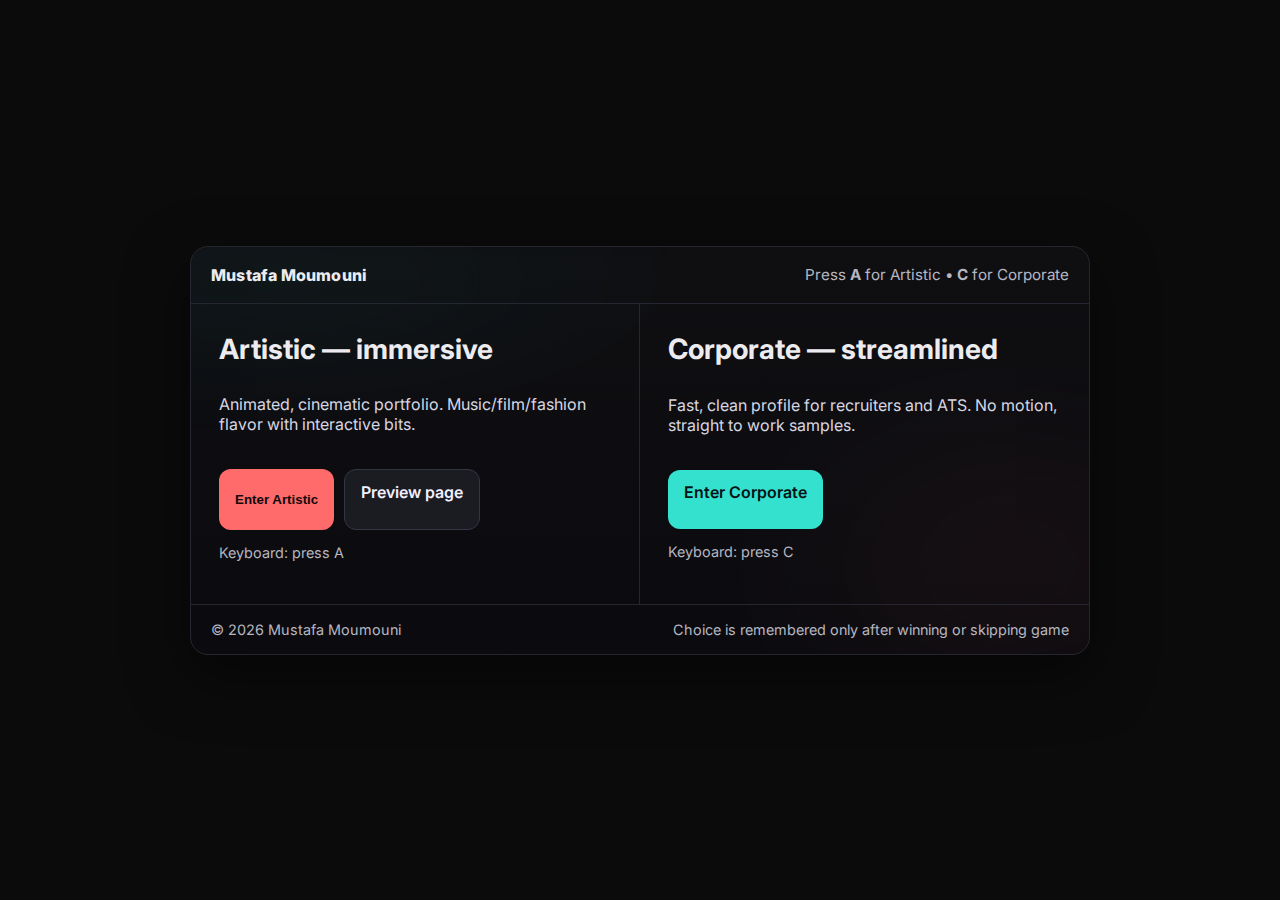
<file: index.html>
<!doctype html>
<html lang="en">
<head>
  <meta charset="utf-8"/>
  <meta name="viewport" content="width=device-width, initial-scale=1"/>
  <title>Mustafa Moumouni — Choose Your Experience</title>
  <meta name="description" content="Choose between Artistic (immersive) or Corporate (streamlined) versions of my portfolio."/>
  <meta name="theme-color" content="#0b0b0c">
  <link rel="preconnect" href="https://fonts.googleapis.com"/>
  <link rel="preconnect" href="https://fonts.gstatic.com" crossorigin/>
  <link href="https://fonts.googleapis.com/css2?family=Inter:wght@400;600;800&display=swap" rel="stylesheet"/>

  <style>
    :root{
      --bg:#0b0b0c; --ink:#ececf0; --muted:#b7b7c2;
      --glass:#141418cc; --line:#262631;
      --accent:#34e1ce; --hot:#ff6b6b; --radius:18px; --max:900px;
    }
    *{box-sizing:border-box}
    html,body{margin:0;height:100%;background:var(--bg);color:var(--ink);font-family:Inter,system-ui,Segoe UI,Roboto,Helvetica,Arial,sans-serif}
    a{color:inherit;text-decoration:none}
    .wrap{min-height:100%;display:grid;place-items:center;padding:24px}
    .card{width:min(100%,var(--max));background:linear-gradient(180deg,#0f0f12,#0b0b0f);
      border:1px solid var(--line); border-radius:var(--radius); box-shadow:0 20px 60px rgba(0,0,0,.5);
      overflow:hidden; position:relative; isolation:isolate}
    .grid{display:grid;grid-template-columns:1fr 1fr}
    @media (max-width:800px){.grid{grid-template-columns:1fr}}
    header{padding:18px 20px;border-bottom:1px solid var(--line);display:flex;align-items:center;justify-content:space-between;gap:10px}
    .brand{font-weight:800;letter-spacing:.2px}
    .hint{color:var(--muted);font-size:.95rem}
    .pane{position:relative;padding:28px;display:grid;gap:14px;min-height:300px;border-right:1px solid var(--line);cursor:pointer}
    .pane:last-child{border-right:0}
    .pane h2{margin:0;font-size:clamp(22px,3vw,28px)}
    .pane p{margin:0;color:#d7d7e2}
    .cta{display:flex;gap:10px;flex-wrap:wrap;margin-top:6px}
    .btn{background:#1b1b22;border:1px solid #343646;color:#f0f0ff;padding:12px 16px;border-radius:12px;font-weight:600;cursor:pointer}
    .btn:hover{border-color:#4a4e63}
    .btn.accent{background:var(--accent);color:#051414;border:0}
    .btn.hot{background:var(--hot);color:#140909;border:0}
    .minor{font-size:.9rem;color:var(--muted)}
    footer{padding:16px 20px;border-top:1px solid var(--line);display:flex;justify-content:space-between;align-items:center;gap:12px}
    /* Decorative background */
    .fx{position:absolute; inset:-20%; z-index:-1; opacity:.25;
      background:
        radial-gradient(60% 40% at 20% 20%, #34e1ce33, transparent 60%),
        radial-gradient(40% 60% at 80% 70%, #ff6b6b33, transparent 60%);
      filter:blur(40px); animation:float 12s ease-in-out infinite alternate; }
    @keyframes float{from{transform:translateY(-10px)} to{transform:translateY(10px)}}
    :focus-visible{outline:2px solid var(--accent);outline-offset:3px;border-radius:10px}
    @media (prefers-reduced-motion:reduce){*{animation:none !important;transition:none !important}}

    /* ===== Mini-game overlay ===== */
    .overlay{position:fixed;inset:0;display:none;align-items:center;justify-content:center;padding:16px;
      background:rgba(8,8,10,.75); backdrop-filter:blur(8px) saturate(140%);}
    .overlay[aria-hidden="false"]{display:flex}
    .game-wrap{width:min(760px,100%);background:#0f0f12;border:1px solid #2b2b36;border-radius:18px;
      box-shadow:0 20px 60px rgba(0,0,0,.5);overflow:hidden}
    .game-head{display:flex;align-items:center;justify-content:space-between;padding:12px 14px;border-bottom:1px solid #2a2a35;background:#121219}
    .game-title{font-weight:800}
    .close-btn{background:transparent;border:1px solid #333649;border-radius:10px;color:#cfd0df;padding:8px 10px;cursor:pointer}
    .game{padding:16px;display:grid;gap:12px}
    .moves{display:flex;gap:8px;flex-wrap:wrap}
    .moves button{background:#1b1b22;color:#e8e8f6;border:1px solid #333649;border-radius:12px;padding:10px 14px;cursor:pointer}
    .moves button:hover{border-color:#4a4e63}
    .result{min-height:28px}
    .game-links{display:flex;gap:10px;flex-wrap:wrap}
    .skip{margin-left:auto}
  </style>
</head>
<body>
<div class="wrap">
  <div class="card" role="application">
    <div class="fx" aria-hidden="true"></div>

    <header>
      <div class="brand">Mustafa Moumouni</div>
      <div class="hint">Press <strong>A</strong> for Artistic • <strong>C</strong> for Corporate</div>
    </header>

    <div class="grid" role="group" aria-label="Choose your experience">
      <!-- Artistic -->
      <section class="pane" id="artPane" aria-labelledby="artTitle">
        <h2 id="artTitle">Artistic — immersive</h2>
        <p>Animated, cinematic portfolio. Music/film/fashion flavor with interactive bits.</p>
        <div class="cta">
          <button class="btn hot" id="goArt" type="button">Enter Artistic</button>
          <a class="btn" href="artistic.html" id="previewArt">Preview page</a>
        </div>
        <span class="minor">Keyboard: press A</span>
      </section>

      <!-- Corporate -->
      <section class="pane" id="corpPane" aria-labelledby="corpTitle">
        <h2 id="corpTitle">Corporate — streamlined</h2>
        <p>Fast, clean profile for recruiters and ATS. No motion, straight to work samples.</p>
        <div class="cta">
          <a class="btn accent" href="corporate.html" id="goCorp">Enter Corporate</a>
        </div>
        <span class="minor">Keyboard: press C</span>
      </section>
    </div>

    <footer>
      <span class="minor">© <span id="yr"></span> Mustafa Moumouni</span>
      <span class="minor">Choice is remembered only after winning or skipping game</span>
    </footer>
  </div>
</div>

<!-- ===== Rock • Paper • Scythe overlay ===== -->
<div class="overlay" id="overlay" aria-hidden="true" role="dialog" aria-label="Game Mode">
  <div class="game-wrap" role="document">
    <div class="game-head">
      <div class="game-title">Mini Game — Rock • Paper • Scythe</div>
      <button class="close-btn" id="closeGame" type="button" aria-label="Close game">Close ✕</button>
    </div>
    <div class="game">
      <p class="minor">Win a quick round to enter Artistic — or <a href="#" id="skipGame">skip</a> if you’re in a hurry.</p>
      <div class="moves" role="group" aria-label="Choose your move">
        <button data-move="rock" type="button">Rock 🪨</button>
        <button data-move="paper" type="button">Paper 📄</button>
        <button data-move="scythe" type="button">Scythe 🗡️</button>
        <a class="btn skip" href="#" id="skipGameBtn">Skip →</a>
      </div>
      <div id="log" class="result" aria-live="polite">Choose your move to begin.</div>
      <div class="game-links">
        <small class="minor">Rules: Rock beats Scythe • Scythe beats Paper • Paper beats Rock.</small>
      </div>
    </div>
  </div>
</div>

<script>
  // === Config your target pages here
  const ART_URL  = 'artistic.html';
  const CORP_URL = 'corporate.html';

  // Year stamp
  document.getElementById('yr').textContent = new Date().getFullYear();

  // Elements
  const overlay   = document.getElementById('overlay');
  const goArtBtn  = document.getElementById('goArt');
  const previewArt= document.getElementById('previewArt');
  const closeBtn  = document.getElementById('closeGame');
  const skipA     = document.getElementById('skipGame');
  const skipBtn   = document.getElementById('skipGameBtn');
  const log       = document.getElementById('log');

  // Open mini-game instead of direct navigation
  function openGame(){
    overlay.setAttribute('aria-hidden','false');
    document.body.style.overflow = 'hidden';
    // focus first move
    const first = overlay.querySelector('[data-move]');
    if (first) first.focus();
  }
  function closeGame(){
    overlay.setAttribute('aria-hidden','true');
    document.body.style.overflow = '';
    goArtBtn.focus();
  }

  goArtBtn.addEventListener('click', (e)=>{ e.preventDefault(); openGame(); });
  closeBtn.addEventListener('click', closeGame);
  skipA.addEventListener('click', (e)=>{ e.preventDefault(); enterArt('skip'); });
  skipBtn.addEventListener('click', (e)=>{ e.preventDefault(); enterArt('skip'); });

  // Keyboard shortcuts for panes
  window.addEventListener('keydown', (e)=>{
    const k = e.key.toLowerCase();
    if(k==='a') openGame();
    if(k==='c') window.location.href = CORP_URL;
    if(k==='escape' && overlay.getAttribute('aria-hidden')==='false') closeGame();
  });

  // Make whole panes clickable (but keep inner buttons/links as-is)
  document.getElementById('artPane').addEventListener('click', (e)=>{
    if(!e.target.closest('a,button')) openGame();
  });
  document.getElementById('corpPane').addEventListener('click', (e)=>{
    if(!e.target.closest('a,button')) window.location.href = CORP_URL;
  });

  // ===== Rock • Paper • Scythe logic
  const beats = { rock:'scythe', scythe:'paper', paper:'rock' };
  function ai(){ return ['rock','paper','scythe'][Math.floor(Math.random()*3)]; }

  function play(user){
    const bot = ai();
    let msg = `You chose ${user} • AI chose ${bot}. `;
    if(user===bot){ msg += 'Tie. Try again!'; }
    else if(beats[user]===bot){
      msg += 'You win! Entering Artistic…';
      enterArt('win');
    }else{
      msg += 'AI wins! One more?';
    }
    log.textContent = msg;
  }

  Array.from(document.querySelectorAll('.moves [data-move]'))
    .forEach(b => b.addEventListener('click', ()=> play(b.dataset.move)));

  // Enter Artistic (after win or skip)
  function enterArt(reason){
    try { localStorage.setItem('mm_mode','art'); } catch(e){}
    window.location.href = ART_URL;
  }
</script>
</body>
</html>
</file>
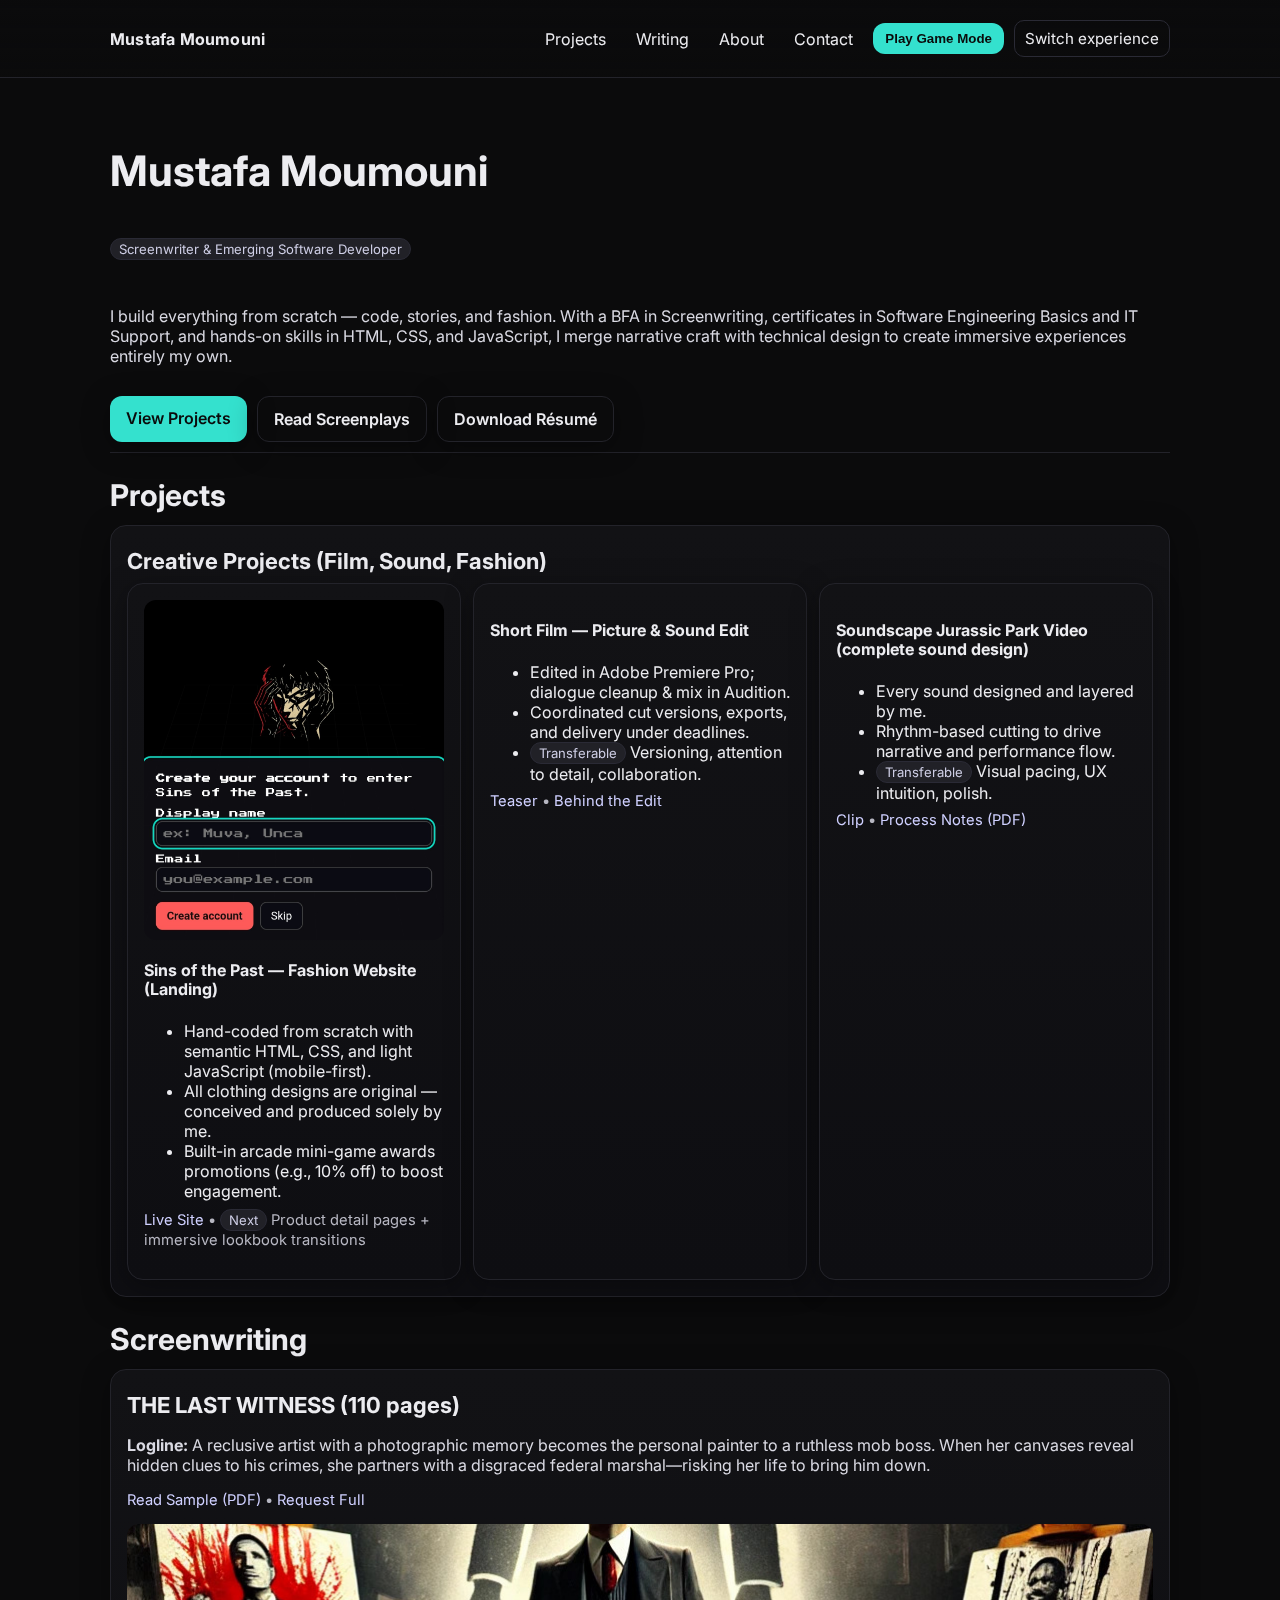
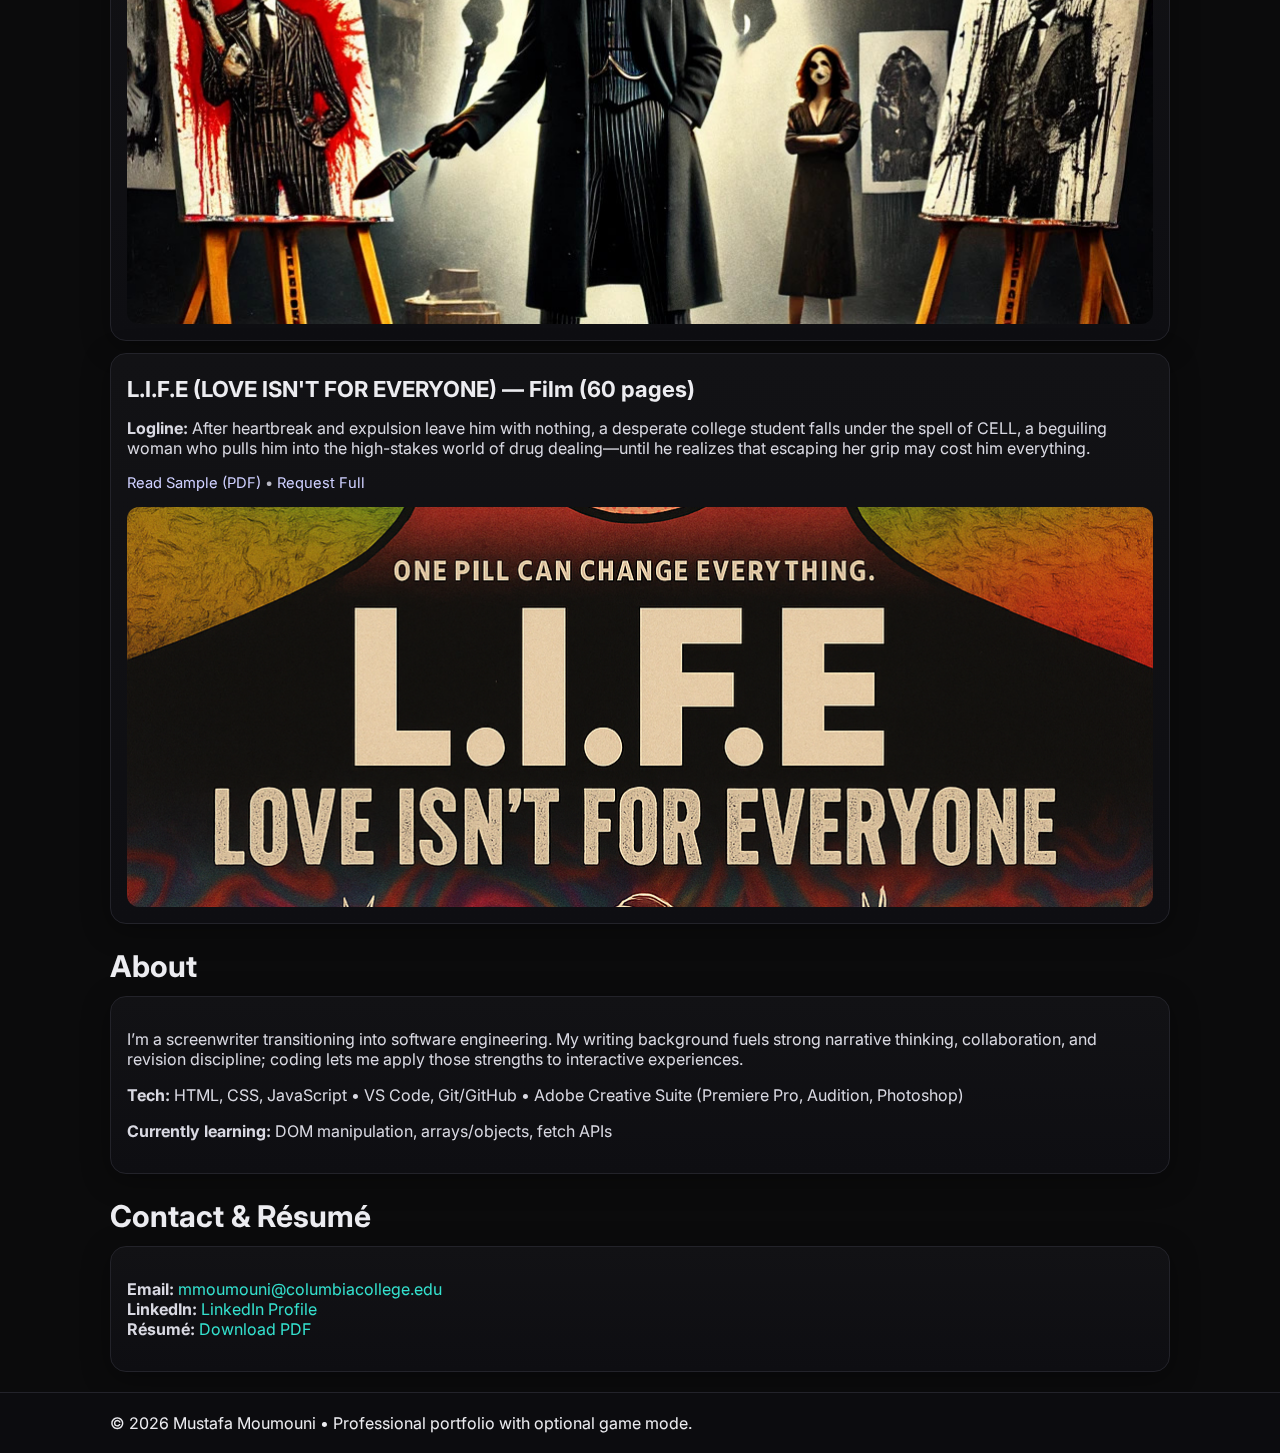
<file: artistic.html>
<!DOCTYPE html>
<html lang="en">
<head>
  <meta charset="utf-8" />
  <meta name="viewport" content="width=device-width, initial-scale=1" />

  <title>Mustafa — Artistic Portfolio</title>
  <meta name="description" content="Immersive portfolio of Mustafa Moumouni — Screenwriter & Emerging Software Developer. Original code, stories, and fashion.">
  <meta name="theme-color" content="#111111">

  <!-- Open Graph / Twitter -->
  <meta property="og:title" content="Mustafa — Artistic Portfolio">
  <meta property="og:description" content="I craft everything from scratch—code, stories, and fashion. Explore projects, films, and design.">
  <meta property="og:type" content="website">
  <meta property="og:image" content="assets/og/preview.jpg">
  <meta name="twitter:card" content="summary_large_image">

  <!-- Favicon -->
  <link rel="icon" href="assets/favicon.svg" type="image/svg+xml">
  <link rel="icon" href="assets/favicon.png" sizes="192x192">

  <!-- Inter font -->
  <link rel="preconnect" href="https://fonts.googleapis.com" />
  <link rel="preconnect" href="https://fonts.gstatic.com" crossorigin />
  <link href="https://fonts.googleapis.com/css2?family=Inter:wght@400;600;700&display=swap" rel="stylesheet" />

  <!-- Inline CSS -->
  <style>
    :root{
      --bg:#0b0b0c; --panel:#141417; --soft:#1b1b20;
      --text:#ececf0; --muted:#b7b7c2; --accent:#34e1ce; --accent-2:#ff6b6b;
      --max:1100px; --radius:16px; --shadow:0 6px 28px rgba(0,0,0,.35);
      --border:#23232a;
    }
    *{box-sizing:border-box}
    html,body{margin:0;background:var(--bg);color:var(--text);font-family:Inter,system-ui,Segoe UI,Roboto,Helvetica,Arial,sans-serif}
    a{color:var(--accent);text-decoration:none}
    a:hover{text-decoration:underline}
    img{max-width:100%;height:auto;display:block}
    .sr-only{position:absolute !important;left:-9999px;top:auto;width:1px;height:1px;overflow:hidden}

    /* Layout */
    .container{max-width:var(--max);margin-inline:auto;padding:20px}
    header{
      position:sticky;top:0;z-index:50;
      background:linear-gradient(0deg, rgba(11,11,12,.6), rgba(11,11,12,.95));
      backdrop-filter:saturate(120%) blur(6px);
      border-bottom:1px solid var(--border);
    }
    .nav{display:flex;align-items:center;gap:14px;justify-content:space-between}
    .brand{font-weight:700;letter-spacing:.2px}
    .nav-wrap{display:flex;flex-wrap:wrap;gap:10px;align-items:center}
    .nav-wrap a{padding:8px 10px;border-radius:10px;color:var(--text)}
    .nav-wrap a:hover{background:var(--soft)}
    .accent{background:var(--accent);color:#0a0b0b;border:0;padding:8px 12px;border-radius:12px;font-weight:600;cursor:pointer}
    .accent:hover{filter:brightness(1.05)}
    .btn{display:inline-block;background:var(--accent);color:#0a0b0b;padding:12px 16px;border-radius:12px;font-weight:600;box-shadow:var(--shadow)}
    .btn.secondary{background:transparent;border:1px solid var(--border);color:var(--text)}
    .btn.danger{background:var(--accent-2);color:#0b0b0c}
    .badge{display:inline-block;padding:2px 8px;border-radius:999px;background:#212127;color:#cfcfe6;border:1px solid #2a2a35;font-size:.82rem}
    .muted{color:var(--muted)}
    h1,h2,h3,h4{line-height:1.2}
    h1{font-size:clamp(28px,4vw,42px);margin:8px 0 12px}
    h2{font-size:clamp(22px,3vw,30px);margin:24px 0 12px}
    h3{font-size:clamp(18px,2.4vw,22px);margin:6px 0 8px}
    p{color:#d9d9e2}
    ul{margin:8px 0 0 18px}
    footer{border-top:1px solid var(--border);background:#0c0c0f}

    /* Sections */
    .hero{padding:40px 0 10px;display:grid;gap:14px;border-bottom:1px solid var(--border);margin-bottom:16px;}
    .cta{display:flex;gap:10px;flex-wrap:wrap}

    /* Cards + grids */
    .card{
      background:linear-gradient(180deg,#121215,#0e0e12);
      border:1px solid var(--border);border-radius:var(--radius);
      padding:16px;box-shadow:var(--shadow)
    }
    .grid{display:grid;gap:12px}
    .grid-3{grid-template-columns:repeat(3,1fr)}
    @media (max-width:900px){.grid-3{grid-template-columns:repeat(2,1fr)}}
    @media (max-width:640px){.grid-3{grid-template-columns:1fr}}

    .card[data-primary-href]{transition:transform .18s ease, border-color .18s ease;cursor:pointer}
    .card[data-primary-href]:hover{transform:translateY(-2px);border-color:#2f2f3a}

    .list{margin:6px 0 8px}
    .meta{font-size:.92rem;color:var(--muted);margin-top:6px}
    .meta a{color:#cfd0ff}

    /* Visuals */
    .poster{
      border-radius:12px;margin-top:12px;width:100%;height:400px;object-fit:cover;
    }
    @media (max-width:600px){ .poster{height:320px} }
    .thumb{
      border-radius:12px;margin-bottom:12px;width:100%;height:340px;object-fit:cover;
    }

    /* Overlay (Game Mode) — optional */
    .overlay{position:fixed;inset:0;background:rgba(8,8,10,.75);
      backdrop-filter:blur(8px) saturate(140%);display:none;align-items:center;justify-content:center;padding:16px;}
    .overlay[aria-hidden="false"]{display:flex}
    .game-wrap{width:min(860px,100%);background:#0f0f12;border:1px solid var(--border);border-radius:18px;
      box-shadow:0 20px 60px rgba(0,0,0,.5);overflow:hidden}
    .game-head{display:flex;align-items:center;justify-content:space-between;padding:12px 14px;border-bottom:1px solid var(--border);background:#121219}
    .game-title{font-weight:700}
    .close-btn{background:transparent;border:1px solid #333649;border-radius:10px;color:#cfd0df;padding:8px 10px;cursor:pointer}
    .game{padding:16px;display:grid;gap:12px}
    .moves{display:flex;gap:8px;flex-wrap:wrap}
    .moves button{background:#1b1b22;color:#e8e8f6;border:1px solid #333649;border-radius:12px;padding:10px 14px;cursor:pointer}
    .moves button:hover{border-color:#4a4e63}
    .result{min-height:28px}
    .game-links{display:flex;gap:10px;flex-wrap:wrap}

    /* Focus */
    :focus-visible{outline:2px solid var(--accent);outline-offset:2px}
    @media (prefers-reduced-motion:reduce){*{animation:none !important;transition:none !important;scroll-behavior:auto !important}}

    .switch{color:#b7b7c2;font-size:.95rem;padding:8px 10px;border:1px solid #2a2a35;border-radius:10px;}
    .switch:hover{text-decoration:none;background:#1b1b20}
  </style>
</head>
<body>
<a href="#main" class="sr-only">Skip to content</a>

<header>
  <div class="container nav">
    <div class="brand">Mustafa Moumouni</div>
    <nav class="nav-wrap" aria-label="Primary">
      <a href="#projects">Projects</a>
      <a href="#writing">Writing</a>
      <a href="#about">About</a>
      <a href="#contact">Contact</a>
      <button class="accent" id="openGame" type="button">Play Game Mode</button>
      <a class="switch" href="index.html" id="switchMode">Switch experience</a>
    </nav>
  </div>
</header>

<main id="main" class="container">
  <!-- HERO -->
  <section class="hero">
    <h1>Mustafa Moumouni</h1>
    <p><span class="badge">Screenwriter & Emerging Software Developer</span></p>
    <p>
      I build everything from scratch — code, stories, and fashion. With a BFA in Screenwriting,
      certificates in Software Engineering Basics and IT Support, and hands-on skills in HTML, CSS,
      and JavaScript, I merge narrative craft with technical design to create immersive experiences
      entirely my own.
    </p>
    <div class="cta">
      <a class="btn" href="#projects">View Projects</a>
      <a class="btn secondary" href="#writing">Read Screenplays</a>
      <a class="btn secondary" href="assets/docs/MM_resume.pdf" target="_blank" rel="noopener">Download Résumé</a>
    </div>
  </section>

  <!-- PROJECTS -->
  <section id="projects" aria-labelledby="projects-h2">
    <h2 id="projects-h2">Projects</h2>

    <!-- SOFTWARE PROJECTS (add your existing cards here if desired) -->
    <!-- Example container left for future software items -->
    <!-- <div class="card" style="margin-bottom:14px;">
      <h3>Software Projects</h3>
      <div class="grid grid-3"> ... </div>
    </div> -->

    <!-- CREATIVE PROJECTS -->
    <div class="card">
      <h3>Creative Projects (Film, Sound, Fashion)</h3>
      <div class="grid grid-3">

        <!-- Sins of the Past — Fashion Website -->
        <article class="card" data-primary-href="https://sinsofthepast.store" tabindex="0" role="button" aria-label="Open Sins of the Past landing page">
          <img src="assets/img/sins.jpg" alt="Landing page of Sins of the Past — luxury fashion brand" class="thumb" loading="lazy">
          <h4>Sins of the Past — Fashion Website (Landing)</h4>
          <ul class="list">
            <li>Hand-coded from scratch with semantic HTML, CSS, and light JavaScript (mobile-first).</li>
            <li>All clothing designs are original — conceived and produced solely by me.</li>
            <li>Built-in arcade mini-game awards promotions (e.g., 10% off) to boost engagement.</li>
          </ul>
          <p class="meta">
            <a href="https://sinsofthepast.store" target="_blank" rel="noopener">Live Site</a> •
            <span class="badge">Next</span> Product detail pages + immersive lookbook transitions
          </p>
        </article>

        <!-- Short Film -->
        <article class="card" data-primary-href="https://youtu.be/tMD30rRO7-s" tabindex="0" role="button" aria-label="Open Short Film teaser">
          <h4>Short Film — Picture &amp; Sound Edit</h4>
          <ul class="list">
            <li>Edited in Adobe Premiere Pro; dialogue cleanup &amp; mix in Audition.</li>
            <li>Coordinated cut versions, exports, and delivery under deadlines.</li>
            <li><span class="badge">Transferable</span> Versioning, attention to detail, collaboration.</li>
          </ul>
          <p class="meta">
            <a href="https://youtu.be/tMD30rRO7-s" target="_blank" rel="noopener">Teaser</a> •
            <a href="https://vimeo.com/YOUR_BEHIND_THE_EDIT" target="_blank" rel="noopener">Behind the Edit</a>
          </p>
        </article>

        <!-- Soundscape Jurassic Park -->
        <article class="card" data-primary-href="https://youtu.be/7oJRyW-4iGU" tabindex="0" role="button" aria-label="Open Soundscape clip">
          <h4>Soundscape Jurassic Park Video (complete sound design)</h4>
          <ul class="list">
            <li>Every sound designed and layered by me.</li>
            <li>Rhythm-based cutting to drive narrative and performance flow.</li>
            <li><span class="badge">Transferable</span> Visual pacing, UX intuition, polish.</li>
          </ul>
          <p class="meta">
            <a href="https://youtu.be/7oJRyW-4iGU" target="_blank" rel="noopener">Clip</a> •
            <a href="assets/docs/music-video-process-notes.pdf" target="_blank" rel="noopener">Process Notes (PDF)</a>
          </p>
        </article>

      </div>
    </div>
  </section>

  <!-- WRITING -->
  <section id="writing" aria-labelledby="writing-h2">
    <h2 id="writing-h2">Screenwriting</h2>
    <div class="grid">

      <!-- The Last Witness -->
      <article class="card" data-primary-href="assets/docs/The Last Witness.pdf" tabindex="0" role="button" aria-label="Open The Last Witness sample">
        <h3>THE LAST WITNESS (110 pages)</h3>
        <p><strong>Logline:</strong> A reclusive artist with a photographic memory becomes the personal painter to a ruthless mob boss. When her canvases reveal hidden clues to his crimes, she partners with a disgraced federal marshal—risking her life to bring him down.</p>
        <p class="meta">
          <a href="assets/docs/The Last Witness.pdf" target="_blank" rel="noopener">Read Sample (PDF)</a> •
          <a href="mailto:you@example.com">Request Full</a>
        </p>
        <img src="assets/img/lastwitness.jpg" alt="Poster for The Last Witness" class="poster" loading="lazy">
      </article>

      <!-- L.I.F.E -->
      <article class="card" data-primary-href="assets/docs/LIFE(Love Isnt for Everyone) Screenplay Sample.pdf" tabindex="0" role="button" aria-label="Open L.I.F.E screenplay sample">
        <h3>L.I.F.E (LOVE ISN'T FOR EVERYONE) — Film (60 pages)</h3>
        <p><strong>Logline:</strong> After heartbreak and expulsion leave him with nothing, a desperate college student falls under the spell of CELL, a beguiling woman who pulls him into the high-stakes world of drug dealing—until he realizes that escaping her grip may cost him everything.</p>
        <p class="meta">
          <a href="assets/docs/LIFE(Love Isnt for Everyone) Screenplay Sample.pdf" target="_blank" rel="noopener">Read Sample (PDF)</a> •
          <a href="mailto:you@example.com">Request Full</a>
        </p>
        <img src="assets/img/lifeposter.png" alt="Poster for L.I.F.E (Love Isn't for Everyone)" class="poster" loading="lazy">
      </article>

    </div>
  </section>

  <!-- ABOUT -->
  <section id="about" aria-labelledby="about-h2">
    <h2 id="about-h2">About</h2>
    <div class="card">
      <p>I’m a screenwriter transitioning into software engineering. My writing background fuels strong narrative thinking, collaboration, and revision discipline; coding lets me apply those strengths to interactive experiences.</p>
      <p><strong>Tech:</strong> HTML, CSS, JavaScript • VS Code, Git/GitHub • Adobe Creative Suite (Premiere Pro, Audition, Photoshop)</p>
      <p><strong>Currently learning:</strong> DOM manipulation, arrays/objects, fetch APIs</p>
    </div>
  </section>

  <!-- CONTACT -->
  <section id="contact" aria-labelledby="contact-h2">
    <h2 id="contact-h2">Contact &amp; Résumé</h2>
    <div class="card">
      <p>
        <strong>Email:</strong> <a href="mailto:mmoumouni@columbiacollege.edu">mmoumouni@columbiacollege.edu</a><br />
        <strong>LinkedIn:</strong> <a href="https://www.linkedin.com/in/joshua-mumuni-b38801212/" target="_blank" rel="noopener">LinkedIn Profile</a><br />
        <strong>Résumé:</strong> <a href="assets/docs/MM_resume.pdf" target="_blank" rel="noopener">Download PDF</a>
      </p>
    </div>
  </section>
</main>

<footer>
  <div class="container">© <span id="yr"></span> Mustafa Moumouni • Professional portfolio with optional game mode.</div>
</footer>

<!-- OPTIONAL: Game Mode Overlay (kept minimal so the button works) -->
<div class="overlay" id="overlay" aria-hidden="true" role="dialog" aria-label="Game Mode">
  <div class="game-wrap" role="document">
    <div class="game-head">
      <div class="game-title">Game Mode — Rock • Paper • Scissors</div>
      <button class="close-btn" id="closeGame" type="button" aria-label="Close game mode">Close ✕</button>
    </div>
    <div class="game">
      <p class="muted">Win a quick round to unlock a fun message—or <a href="#" id="skipGame">skip</a>.</p>
      <div class="moves" role="group" aria-label="Choose your move">
        <button data-move="rock" type="button">Rock 🪨</button>
        <button data-move="paper" type="button">Paper 📄</button>
        <button data-move="scissors" type="button">Scissors ✂️</button>
      </div>
      <div id="log" class="result" aria-live="polite">Choose your move to begin.</div>
      <div class="game-links">
        <a class="btn secondary" href="#projects" id="toProjects">Projects</a>
        <a class="btn secondary" href="#writing" id="toWriting">Writing</a>
        <a class="btn danger" href="assets/docs/MM_resume.pdf" target="_blank" rel="noopener">Download Résumé</a>
      </div>
    </div>
  </div>
</div>

<script>
  // Stamp year
  document.getElementById('yr').textContent = new Date().getFullYear();

  // Remember we're in Artistic mode (if you use the landing chooser)
  try { localStorage.setItem('mm_mode','art'); } catch(e){}

  // Make cards clickable (but let inner links work)
  document.querySelectorAll('[data-primary-href]').forEach(card=>{
    const url = card.getAttribute('data-primary-href');
    card.addEventListener('click', e=>{
      if(e.target.closest('a, button')) return;
      window.open(url, '_blank', 'noopener');
    });
    card.addEventListener('keydown', e=>{
      if(e.key==='Enter' || e.key===' '){
        e.preventDefault();
        window.open(url, '_blank', 'noopener');
      }
    });
  });

  // Switch experience clears preference
  document.getElementById('switchMode').addEventListener('click', ()=>{
    try { localStorage.removeItem('mm_mode'); } catch(e){}
  });

  // ===== Minimal Game Mode so the header button works =====
  const overlay = document.getElementById('overlay');
  const openBtn = document.getElementById('openGame');
  const closeBtn = document.getElementById('closeGame');
  const skipLink = document.getElementById('skipGame');
  const log = document.getElementById('log');
  const moveBtns = Array.from(document.querySelectorAll('.moves [data-move]'));
  let lastFocus = null;

  function openOverlay(){
    lastFocus = document.activeElement;
    overlay.setAttribute('aria-hidden','false');
    document.body.style.overflow='hidden';
    moveBtns[0].focus();
  }
  function closeOverlay(){
    overlay.setAttribute('aria-hidden','true');
    document.body.style.overflow='';
    if(lastFocus) lastFocus.focus();
  }
  openBtn.addEventListener('click', openOverlay);
  closeBtn.addEventListener('click', closeOverlay);
  skipLink.addEventListener('click', e=>{ e.preventDefault(); closeOverlay(); });

  const beats = {rock:'scissors', paper:'rock', scissors:'paper'};
  function ai(){ return ['rock','paper','scissors'][Math.floor(Math.random()*3)]; }
  function play(user){
    const bot = ai();
    let msg = `You chose ${user} • AI chose ${bot}. `;
    if(user===bot){ msg += 'Tie. Try again!'; }
    else if(beats[user]===bot){ msg += 'You win! Enjoy the portfolio.'; }
    else { msg += 'AI wins! One more?'; }
    log.textContent = msg;
  }
  moveBtns.forEach(b=> b.addEventListener('click', ()=> play(b.dataset.move)));

  window.addEventListener('keydown', e=>{
    if(e.key==='Escape' && overlay.getAttribute('aria-hidden')==='false') closeOverlay();
  });
</script>
</body>
</html>
</file>
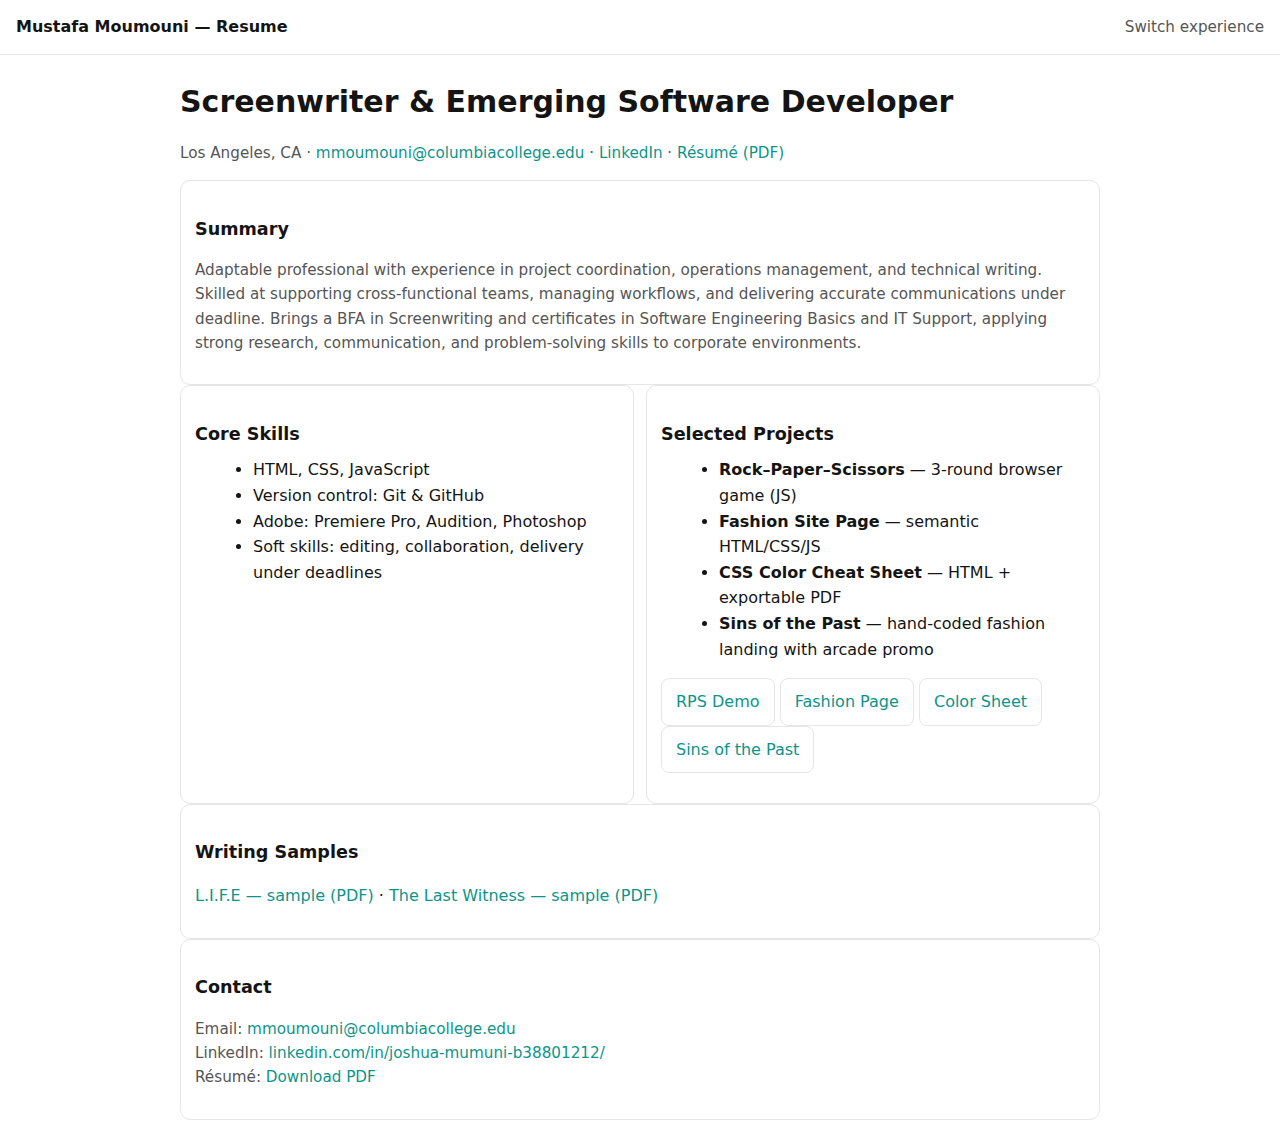
<file: corporate.html>
<!doctype html>
<html lang="en">
<head>
  <meta charset="utf-8"/>
  <meta name="viewport" content="width=device-width, initial-scale=1"/>
  <title>Mustafa Moumouni — Corporate Profile</title>
  <meta name="description" content="Streamlined profile with skills, selected projects, and writing samples."/>
  <style>
    :root{--ink:#141414;--muted:#555;--line:#e6e6e6;--accent:#0d9488;--bg:#fff}
    *{box-sizing:border-box}
    html,body{margin:0;background:var(--bg);color:var(--ink);font:16px/1.6 system-ui,Segoe UI,Roboto,Helvetica,Arial,sans-serif}
    a{color:var(--accent);text-decoration:none} a:hover{text-decoration:underline}
    header{border-bottom:1px solid var(--line);padding:14px 16px;display:flex;justify-content:space-between;align-items:center}
    .wrap{max-width:960px;margin:auto;padding:20px}
    h1{margin:.2rem 0 0;font-size:clamp(22px,3.5vw,30px)}
    h2{margin:1.2rem 0 .6rem;font-size:1.1rem}
    .grid{display:grid;gap:12px;grid-template-columns:1fr 1fr}
    @media (max-width:800px){.grid{grid-template-columns:1fr}}
    .card{border:1px solid var(--line);border-radius:10px;padding:14px}
    .minor{color:var(--muted);font-size:.95rem}
    .btn{display:inline-block;padding:10px 14px;border:1px solid var(--line);border-radius:8px}
    ul{margin:0 0 0 18px}
  </style>
</head>
<body>
  <header>
    <strong>Mustafa Moumouni — Resume</strong>
    <a class="minor" href="index.html" onclick="localStorage.removeItem('mm_mode')">Switch experience</a>
  </header>

  <div class="wrap">
    <h1>Screenwriter & Emerging Software Developer</h1>
    <p class="minor">
      Los Angeles, CA ·
      <a href="mailto:mmoumouni@columbiacollege.edu">mmoumouni@columbiacollege.edu</a> ·
      <a href="https://www.linkedin.com/in/joshua-mumuni-b38801212/" target="_blank" rel="noopener">LinkedIn</a> ·
      <a href="assets/docs/Mustafa_Moumouni_C_Resume.pdf" target="_blank" rel="noopener">Résumé (PDF)</a>
    </p>

    <section class="card">
      <h2>Summary</h2>
      <p class="minor">
        Adaptable professional with experience in project coordination, operations management, and technical writing. Skilled at supporting cross-functional teams, managing workflows, and delivering accurate communications under deadline. Brings a BFA in Screenwriting and certificates in Software Engineering Basics and IT Support, applying strong research, communication, and problem-solving skills to corporate environments.
      </p>
    </section>

    <div class="grid">
      <section class="card">
        <h2>Core Skills</h2>
        <ul>
          <li>HTML, CSS, JavaScript</li>
          <li>Version control: Git & GitHub</li>
          <li>Adobe: Premiere Pro, Audition, Photoshop</li>
          <li>Soft skills: editing, collaboration, delivery under deadlines</li>
        </ul>
      </section>

      <section class="card">
        <h2>Selected Projects</h2>
        <ul>
          <li><strong>Rock–Paper–Scissors</strong> — 3-round browser game (JS)</li>
          <li><strong>Fashion Site Page</strong> — semantic HTML/CSS/JS</li>
          <li><strong>CSS Color Cheat Sheet</strong> — HTML + exportable PDF</li>
          <li><strong>Sins of the Past</strong> — hand-coded fashion landing with arcade promo</li>
        </ul>
        <p>
          <a class="btn" href="projects/rps/index.html" target="_blank" rel="noopener">RPS Demo</a>
          <a class="btn" href="projects/recipe/index.html" target="_blank" rel="noopener">Fashion Page</a>
          <a class="btn" href="projects/css-colors/index.html" target="_blank" rel="noopener">Color Sheet</a>
          <a class="btn" href="https://sinsofthepast.store" target="_blank" rel="noopener">Sins of the Past</a>
        </p>
      </section>
    </div>

    <section class="card">
      <h2>Writing Samples</h2>
      <p>
        <a href="assets/docs/LIFE(Love Isnt for Everyone) Screenplay Sample.pdf" target="_blank" rel="noopener">L.I.F.E — sample (PDF)</a> ·
        <a href="assets/docs/The Last Witness.pdf" target="_blank" rel="noopener">The Last Witness — sample (PDF)</a>
      </p>
    </section>

    <section class="card">
      <h2>Contact</h2>
      <p class="minor">
        Email: <a href="mailto:mmoumouni@columbiacollege.edu">mmoumouni@columbiacollege.edu</a><br/>
        LinkedIn: <a href="https://www.linkedin.com/in/joshua-mumuni-b38801212/" target="_blank" rel="noopener">linkedin.com/in/joshua-mumuni-b38801212/</a><br/>
        Résumé: <a href="assets/docs/MM_resume.pdf" target="_blank" rel="noopener">Download PDF</a>
      </p>
    </section>
  </div>
</body>
</html>
</file>
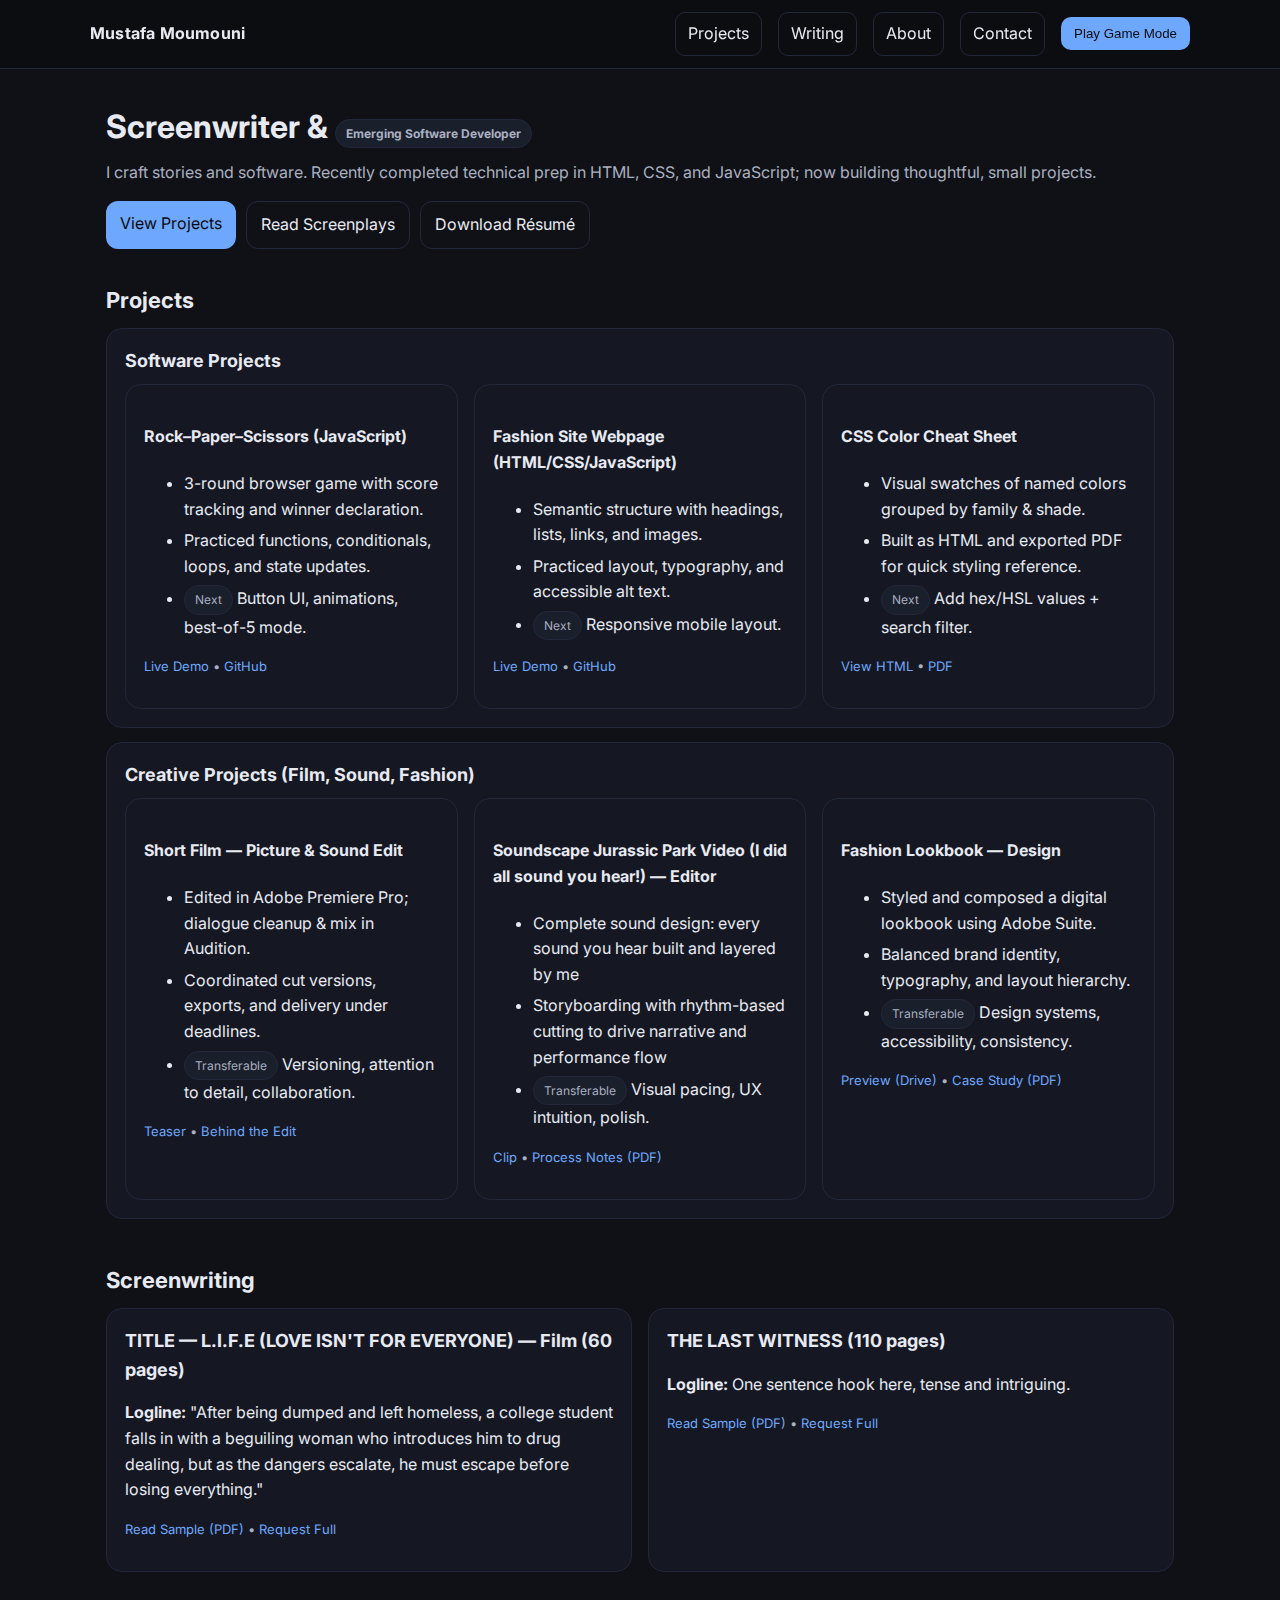
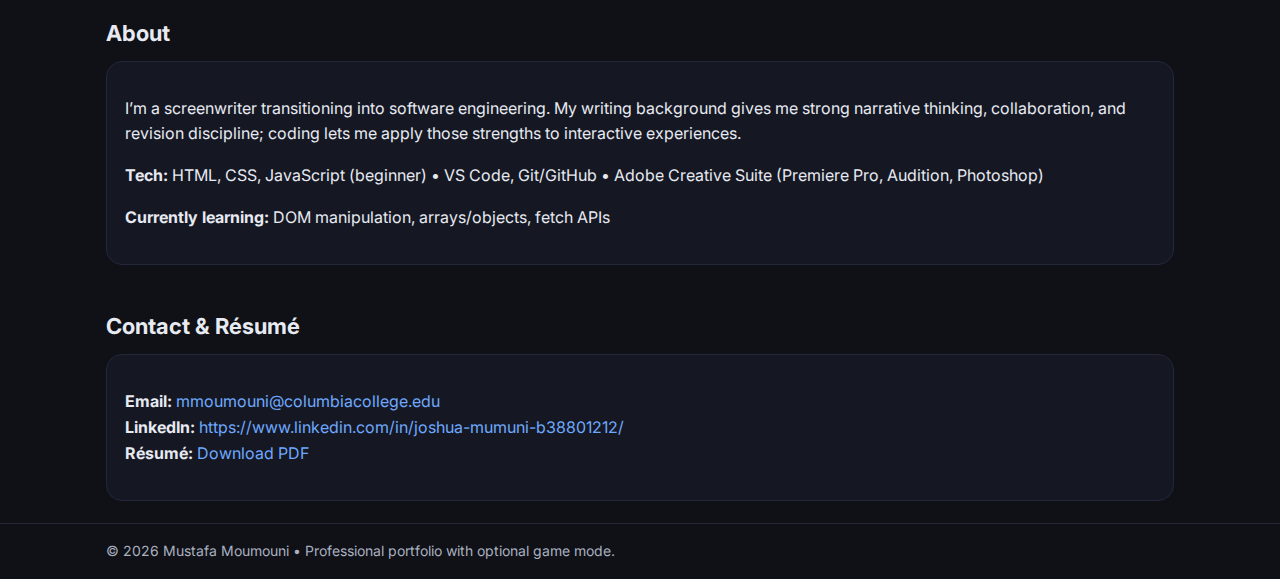
<file: portfolio.html>
<!DOCTYPE html>
<html lang="en">
<head>
  <meta charset="utf-8" />
  <meta name="viewport" content="width=device-width, initial-scale=1" />
  <title>Mustafa Moumouni — Screenwriter & Emerging Software Developer</title>
  <meta name="description" content="Portfolio of Mustafa Moumouni — Screenwriter & Emerging Software Developer. Coding projects (HTML, CSS, JavaScript) and creative work (film & sound editing, fashion design, music production).">

  <!-- Inter font -->
  <link rel="preconnect" href="https://fonts.googleapis.com" />
  <link rel="preconnect" href="https://fonts.gstatic.com" crossorigin />
  <link href="https://fonts.googleapis.com/css2?family=Inter:wght@400;600;700&display=swap" rel="stylesheet" />

  <!-- Site CSS -->
  <link rel="stylesheet" href="assets/css/styles.css" />
</head>
<body>
<a href="#main" class="badge sr-only">Skip to content</a>

<header>
  <div class="container nav">
    <div class="brand">Mustafa Moumouni</div>
    <div class="nav-wrap">
      <a href="#projects">Projects</a>
      <a href="#writing">Writing</a>
      <a href="#about">About</a>
      <a href="#contact">Contact</a>
      <button class="accent" id="openGame">Play Game Mode</button>
    </div>
  </div>
</header>

<main id="main" class="container">
  <!-- HERO -->
  <section class="hero">
    <h1>Screenwriter & <span class="badge">Emerging Software Developer</span></h1>
    <p>I craft stories and software. Recently completed technical prep in HTML, CSS, and JavaScript; now building thoughtful, small projects.</p>
    <div class="cta">
      <a class="btn" href="#projects">View Projects</a>
      <a class="btn secondary" href="#writing">Read Screenplays</a>
      <!-- NOTE: rename the file to avoid spaces OR URL-encode the space -->
      <a class="btn secondary" href="assets/docs/M.M resume.pdf" target="_blank" rel="noopener">Download Résumé</a>
    </div>
  </section>

  <!-- PROJECTS -->
  <section id="projects">
    <h2>Projects</h2>

    <!-- SOFTWARE PROJECTS -->
    <div class="card" style="margin-bottom:14px;">
      <h3>Software Projects</h3>
      <div class="grid grid-3">

        <!-- RPS -->
        <article class="card" data-primary-href="projects/rps/index.html">
          <h4>Rock–Paper–Scissors (JavaScript)</h4>
          <ul class="list">
            <li>3-round browser game with score tracking and winner declaration.</li>
            <li>Practiced functions, conditionals, loops, and state updates.</li>
            <li><span class="badge">Next</span> Button UI, animations, best-of-5 mode.</li>
          </ul>
          <p class="meta">
            <a href="projects/rps/index.html" target="_blank" rel="noopener">Live Demo</a> •
            <a href="https://github.com/yourhandle/rps" target="_blank" rel="noopener">GitHub</a>
          </p>
        </article>

        <!-- Recipe -->
        <article class="card" data-primary-href="projects/recipe/index.html">
          <h4>Fashion Site Webpage (HTML/CSS/JavaScript)</h4>
          <ul class="list">
            <li>Semantic structure with headings, lists, links, and images.</li>
            <li>Practiced layout, typography, and accessible alt text.</li>
            <li><span class="badge">Next</span> Responsive mobile layout.</li>
          </ul>
          <p class="meta">
            <a href="projects/recipe/index.html" target="_blank" rel="noopener">Live Demo</a> •
            <a href="https://github.com/yourhandle/recipe" target="_blank" rel="noopener">GitHub</a>
          </p>
        </article>

        <!-- CSS Color Cheat Sheet -->
        <article class="card" data-primary-href="projects/css-colors/index.html">
          <h4>CSS Color Cheat Sheet</h4>
          <ul class="list">
            <li>Visual swatches of named colors grouped by family & shade.</li>
            <li>Built as HTML and exported PDF for quick styling reference.</li>
            <li><span class="badge">Next</span> Add hex/HSL values + search filter.</li>
          </ul>
          <p class="meta">
            <a href="projects/css-colors/index.html" target="_blank" rel="noopener">View HTML</a> •
            <a href="assets/docs/css-color-cheatsheet.pdf" target="_blank" rel="noopener">PDF</a>
          </p>
        </article>

      </div>
    </div>

    <!-- CREATIVE PROJECTS -->
    <div class="card">
      <h3>Creative Projects (Film, Sound, Fashion)</h3>
      <div class="grid grid-3">

        <!-- Short Film -->
        <article class="card" data-primary-href="https://youtu.be/tMD30rRO7-s">
          <h4>Short Film — Picture &amp; Sound Edit</h4>
          <ul class="list">
            <li>Edited in Adobe Premiere Pro; dialogue cleanup &amp; mix in Audition.</li>
            <li>Coordinated cut versions, exports, and delivery under deadlines.</li>
            <li><span class="badge">Transferable</span> Versioning, attention to detail, collaboration.</li>
          </ul>
          <p class="meta">
            <a href="https://youtu.be/tMD30rRO7-s" target="_blank" rel="noopener">Teaser</a> •
            <a href="https://vimeo.com/YOUR_BEHIND_THE_EDIT" target="_blank" rel="noopener">Behind the Edit</a>
          </p>
        </article>

        <!-- Soundscape Jurassic Park Video (I did all sound you hear!)-->
        <article class="card" data-primary-href="https://youtu.be/7oJRyW-4iGU">
          <h4>Soundscape Jurassic Park Video (I did all sound you hear!) — Editor</h4>
          <ul class="list">
            <li>Complete sound design: every sound you hear built and layered by me</li>
            <li>Storyboarding with rhythm-based cutting to drive narrative and performance flow</li>
            <li><span class="badge">Transferable</span> Visual pacing, UX intuition, polish.</li>
          </ul>
          <p class="meta">
            <a href="https://youtu.be/7oJRyW-4iGU" target="_blank" rel="noopener">Clip</a> •
            <a href="assets/docs/music-video-process-notes.pdf" target="_blank" rel="noopener">Process Notes (PDF)</a>
          </p>
        </article>

        <!-- Fashion Lookbook -->
        <article class="card" data-primary-href="https://drive.google.com/file/d/YOUR_FILE_ID/view">
          <h4>Fashion Lookbook — Design</h4>
          <ul class="list">
            <li>Styled and composed a digital lookbook using Adobe Suite.</li>
            <li>Balanced brand identity, typography, and layout hierarchy.</li>
            <li><span class="badge">Transferable</span> Design systems, accessibility, consistency.</li>
          </ul>
          <p class="meta">
            <a href="https://drive.google.com/file/d/YOUR_FILE_ID/view" target="_blank" rel="noopener">Preview (Drive)</a> •
            <a href="assets/docs/sins-lookbook.pdf" target="_blank" rel="noopener">Case Study (PDF)</a>
          </p>
        </article>

      </div>
    </div>
  </section>

  <!-- WRITING -->
  <section id="writing">
    <h2>Screenwriting</h2>
    <div class="grid">
      <article class="card" data-primary-href="assets/docs/LIFE(Love Isnt for Everyone) Screenplay Sample.pdf">
        <h3>TITLE — L.I.F.E (LOVE ISN'T FOR EVERYONE) — Film (60 pages)</h3>
        <p><strong>Logline:</strong> "After being dumped and left homeless, a college student falls in with a beguiling woman who introduces him to drug dealing, but as the dangers escalate, he must escape before losing everything."</p>
        <p class="meta">
          <a href="assets/docs/LIFE(Love Isnt for Everyone) Screenplay Sample.pdf" target="_blank" rel="noopener">Read Sample (PDF)</a> •
          <a href="mailto:you@example.com">Request Full</a>
        </p>
      </article>

      <article class="card" data-primary-href="assets/docs/The Last Witness.pdf">
        <h3>THE LAST WITNESS (110 pages)</h3>
        <p><strong>Logline:</strong> One sentence hook here, tense and intriguing.</p>
        <p class="meta">
          <a href="assets/docs/The Last Witness.pdf" target="_blank" rel="noopener">Read Sample (PDF)</a> •
          <a href="mailto:you@example.com">Request Full</a>
        </p>
      </article>
    </div>
  </section>

  <!-- ABOUT -->
  <section id="about">
    <h2>About</h2>
    <div class="card">
      <p>I’m a screenwriter transitioning into software engineering. My writing background gives me strong narrative thinking, collaboration, and revision discipline; coding lets me apply those strengths to interactive experiences.</p>
      <p><strong>Tech:</strong> HTML, CSS, JavaScript (beginner) • VS Code, Git/GitHub • Adobe Creative Suite (Premiere Pro, Audition, Photoshop)</p>
      <p><strong>Currently learning:</strong> DOM manipulation, arrays/objects, fetch APIs</p>
    </div>
  </section>

  <!-- CONTACT -->
  <section id="contact">
    <h2>Contact &amp; Résumé</h2>
    <div class="card">
      <p>
        <strong>Email:</strong> <a href="mailto:mmoumouni@columbiacollege.edu">mmoumouni@columbiacollege.edu</a><br />
        <strong>LinkedIn:</strong> <a href="https://www.linkedin.com/in/joshua-mumuni-b38801212/" target="_blank" rel="noopener">https://www.linkedin.com/in/joshua-mumuni-b38801212/</a><br />
        <strong>Résumé:</strong> <a href="assets/docs/M.M resume.pdf" target="_blank" rel="noopener">Download PDF</a>
      </p>
    </div>
  </section>
</main>

<footer>
  <div class="container">© <span id="yr"></span> Mustafa Moumouni • Professional portfolio with optional game mode.</div>
</footer>

<!-- GAME MODE OVERLAY (RPS) -->
<div class="overlay" id="overlay" aria-hidden="true" role="dialog" aria-label="Game Mode">
  <div class="game-wrap" role="document">
    <div class="game-head">
      <div class="game-title">Game Mode — Rock • Paper • Scissors</div>
      <button class="close-btn" id="closeGame" aria-label="Close game mode">Close ✕</button>
    </div>
    <div class="game">
      <p class="muted">Play a quick round to “unlock” some fun copy. Or <a href="#" id="skipGame">skip to the standard site</a>.</p>
      <div class="moves" role="group" aria-label="Choose your move">
        <button data-move="rock">Rock 🪨</button>
        <button data-move="paper">Paper 📄</button>
        <button data-move="scissors">Scissors ✂️</button>
      </div>
      <div id="log" class="result" aria-live="polite">Choose your move to begin.</div>
      <div class="game-links">
        <a class="btn secondary" href="#projects" id="toProjects">Projects</a>
        <a class="btn secondary" href="#writing" id="toWriting">Writing</a>
        <a class="btn danger" href="assets/docs/M.M resume.pdf" target="_blank" rel="noopener">Download Résumé</a>
      </div>
    </div>
  </div>
</div>

<!-- Site JS -->
<script src="assets/js/main.js" defer></script>
</body>
</html>
</file>
<file: assets/css/styles.css>
:root{
  --bg:#0f1116; --card:#151823; --chip:#1a1f2c;
  --text:#e8eaf2; --muted:#aab0c0; --border:#23273a;
  --accent:#6ea8fe; --accent-2:#82f0a3; --danger:#ff6978;
  --maxw:1100px;
}
*{box-sizing:border-box}
html,body{height:100%}
body{
  margin:0; font-family:Inter,system-ui,Segoe UI,Roboto,Arial,sans-serif;
  background:var(--bg); color:var(--text); line-height:1.6;
}
a{color:var(--accent); text-decoration:none}
a:focus, button:focus{outline:2px solid var(--accent); outline-offset:3px}

/* Screen-reader-only utility for skip link */
.sr-only{position:absolute;width:1px;height:1px;padding:0;margin:-1px;overflow:hidden;clip:rect(0,0,0,0);white-space:nowrap;border:0}
.sr-only:focus{position:static;width:auto;height:auto;margin:0;clip:auto;white-space:normal}

/* Header / Nav */
.container{max-width:var(--maxw); margin:0 auto; padding:0 16px}
header{
  border-bottom:1px solid var(--border); background:rgba(0,0,0,.2);
  position:sticky; top:0; backdrop-filter:blur(6px); z-index:20;
}
.nav{display:flex; align-items:center; justify-content:space-between; padding:12px 0;}
.brand{font-weight:700; letter-spacing:.2px}
.nav a, .nav button{
  color:var(--text); background:transparent; border:1px solid var(--border);
  border-radius:10px; padding:8px 12px; margin-left:8px; cursor:pointer;
}
.nav .accent{background:var(--accent); color:#0b0b0f; border-color:transparent}
.nav-wrap{display:flex; align-items:center; gap:8px; flex-wrap:wrap}

/* Hero */
.hero{padding:32px 0 12px}
.hero h1{font-size:32px; margin:0 0 8px}
.hero p{color:var(--muted); margin:0 0 16px}
.cta{display:flex; gap:10px; flex-wrap:wrap}
.btn{background:var(--accent); color:#0b0b0f; border:none; border-radius:12px; padding:10px 14px; cursor:pointer}
.btn.secondary{background:transparent; color:var(--text); border:1px solid var(--border)}

/* Sections */
section{padding:22px 0}
h2{margin:0 0 10px; font-size:22px}
h3{margin:0 0 8px; font-size:18px}
.card{background:var(--card); border:1px solid var(--border); border-radius:16px; padding:18px;}
.grid{display:grid; gap:16px; grid-template-columns:1fr;}
@media(min-width:720px){ .grid{ grid-template-columns:repeat(2,1fr);} }
@media(min-width:980px){ .grid-3{ grid-template-columns:repeat(3,1fr);} }

.list > li{margin:6px 0}
.badge{
  display:inline-block; background:var(--chip); border:1px solid var(--border);
  border-radius:999px; padding:4px 10px; font-size:12px; color:var(--muted);
}
.meta{color:var(--muted); font-size:13px; margin-top:6px}

/* Footer */
footer{border-top:1px solid var(--border); color:var(--muted); padding:16px 0; font-size:14px}

/* GAME MODE (overlay) */
.overlay{
  position:fixed; inset:0; background:rgba(7,8,12,.85);
  display:none; align-items:center; justify-content:center; z-index:40;
}
.overlay.open{display:flex}
.game-wrap{
  width:min(680px, 92vw); background:var(--card); border:1px solid var(--border);
  border-radius:18px; padding:16px;
}
.game-head{display:flex; align-items:center; justify-content:space-between; gap:8px; margin-bottom:8px;}
.game-title{font-weight:700}
.close-btn{
  background:transparent; color:var(--text); border:1px solid var(--border);
  border-radius:10px; padding:6px 10px; cursor:pointer;
}
.game{display:grid; gap:14px;}
.result{
  font-family:ui-monospace, Menlo, Consolas, monospace;
  background:#10131b; border:1px dashed var(--border);
  border-radius:12px; padding:10px; min-height:44px;
}
.moves{display:flex; gap:10px; flex-wrap:wrap}
.moves button{
  background:var(--accent-2); color:#0b0b0f; border:none;
  border-radius:12px; padding:10px 14px; cursor:pointer;
}
.game-links{display:flex; flex-wrap:wrap; gap:10px}
.danger{background:var(--danger) !important; color:#0b0b0f}

@media (prefers-reduced-motion: no-preference){
  .overlay.open .game-wrap{animation:pop .18s ease-out}
  @keyframes pop{from{transform:scale(.98); opacity:.0} to{transform:scale(1); opacity:1}}
}


/* Landing screenshots */
.card img.thumb {
  border-radius: 12px;
  margin-bottom: 12px;
  width: 100%;
  height: auto;
  object-fit: cover;
}


/* Screenplay posters: medium–big, consistent, below the text */
.card img.poster{
  display:block;
  width:100%;
  height:400px;          /* cinematic but not huge */
  object-fit:cover;      /* crops without distortion */
  border-radius:12px;
  margin-top:12px;       /* space since it comes after text */
}

/* Slightly shorter on small screens */
@media (max-width:600px){
  .card img.poster{ height:320px; }
}

/* (Optional) make landing thumbs a touch larger to match vibe */
.card img.thumb{
  height:340px;          /* was auto; this balances the grid visually */
  object-fit:cover;
}
</file>
